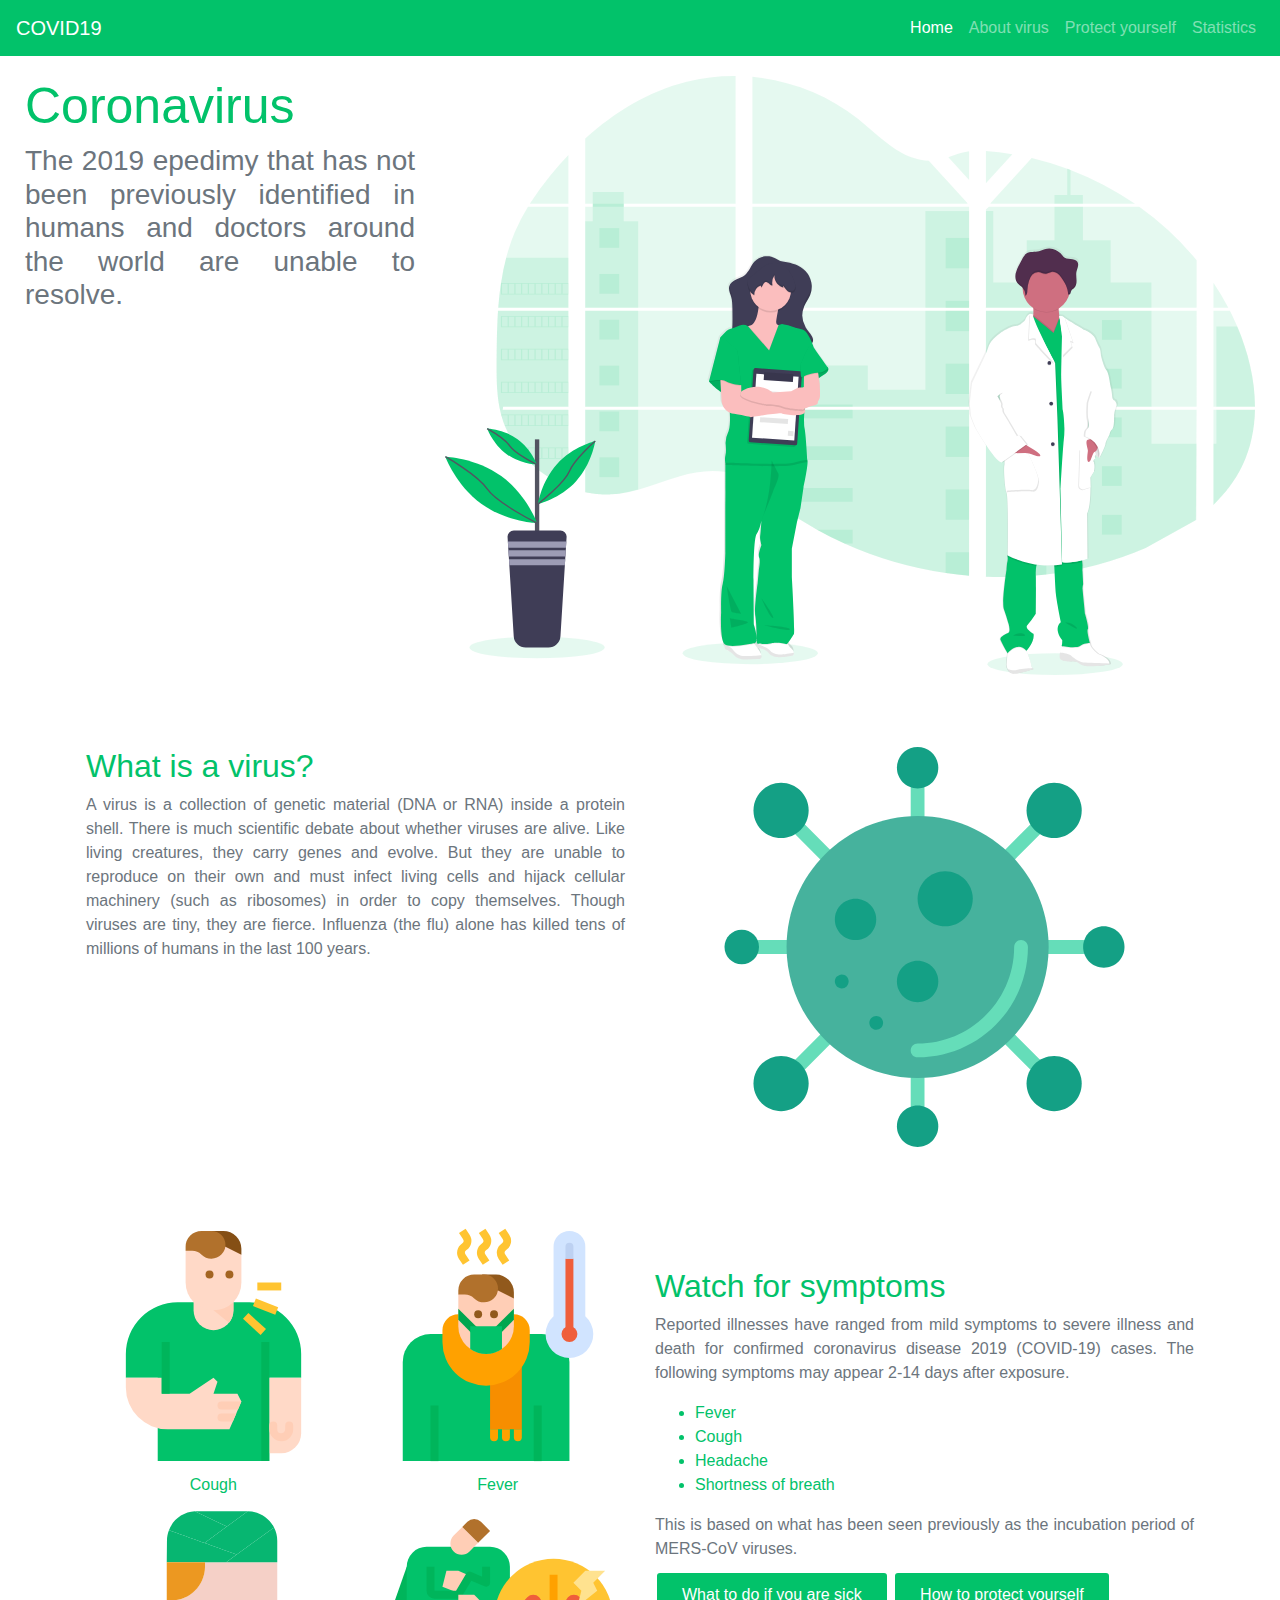
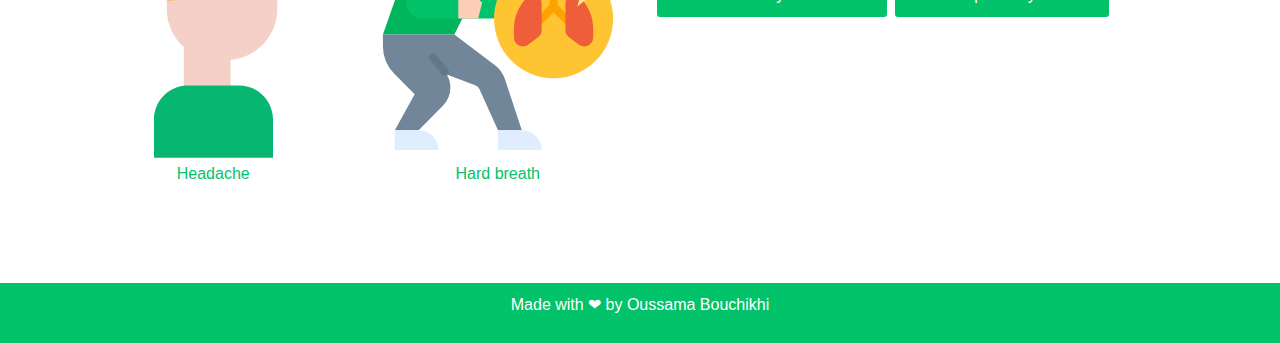
<file: index.html>
<!DOCTYPE html>
<html lang="en">
<head>
    <!-- Required meta tags -->
    <meta charset="utf-8">
    <meta name="viewport" content="width=device-width, initial-scale=1, shrink-to-fit=no">

    <!-- Bootstrap CSS -->
    <link rel="stylesheet" href="https://maxcdn.bootstrapcdn.com/bootstrap/4.0.0/css/bootstrap.min.css" integrity="sha384-Gn5384xqQ1aoWXA+058RXPxPg6fy4IWvTNh0E263XmFcJlSAwiGgFAW/dAiS6JXm" crossorigin="anonymous">
    <link rel="stylesheet" href="./css/style.css">
    <title>COVID19</title>
</head>
<body>
    <!-- Navbar -->
    <nav class="navbar navbar-expand-lg navbar-dark">
        <a class="navbar-brand" href="#">COVID19</a>
        <button class="navbar-toggler" type="button" data-toggle="collapse" data-target="#navbarSupportedContent" aria-controls="navbarSupportedContent" aria-expanded="false" aria-label="Toggle navigation">
          <span class="navbar-toggler-icon"></span>
        </button>
      
        <div class="collapse navbar-collapse" id="navbarSupportedContent">
          <ul class="navbar-nav ml-auto">
            <li class="nav-item active">
              <a class="nav-link" href="#">Home <span class="sr-only">(current)</span></a>
            </li>
            <li class="nav-item">
                <a class="nav-link" href="about.html">About virus</a>
            </li>
            <li class="nav-item">
                <a class="nav-link" href="protect-yourself.html">Protect yourself</a>
            </li>
            <li class="nav-item">
                <a class="nav-link" href="statistics.html">Statistics</a>
            </li>
          </ul>
        </div>
    </nav>
    <!-- Navbar -->

    <!-- Banner -->
    <section class="mb-3" id="banner">
        <div class="container-fluid">
            <div class="row">
                <div class="col-md-4">
                    <h1>Coronavirus</h1>
                    <h3 class="text-justify text-muted">The 2019 epedimy that has not been previously identified in humans 
                        and doctors around the world are unable to resolve.</h3>
                </div>
                <div class="col-md-8">
                    <img src="./assets/undraw_doctors_hwty.svg" width="100%" height="100%" alt="banner">
                </div>
            </div>
        </div>
    </section>
    <!-- Banner -->

    <!-- Virus definition -->
    <section id="about">
        <div class="container p-3">
            <div class="row">
                <div class="col-md-6">
                <h2 class="primary-color">What is a virus?</h2>
                <p class="text-justify text-muted">
                    A virus is a collection of genetic material 
                    (DNA or RNA) inside a protein shell. There is 
                    much scientific debate about whether viruses 
                    are alive. Like living creatures, they carry 
                    genes and evolve. But they are unable to 
                    reproduce on their own and must infect living 
                    cells and hijack cellular machinery 
                    (such as ribosomes) in order to copy themselves.
                    Though viruses are tiny, they are fierce. Influenza (the flu) alone has killed tens of millions of humans in the last 100 years.
                </p>
                </div>
                <div class="col-md-6" style="width: 400px; height: 400px;">
                <img src="./assets/bacteria.svg" style="width: 100%; height: 100%;" alt="virus">
                </div>
            </div>
        </div>
    </section>
    <!-- Virus definition -->

    <!-- Symptomes -->
    <section id="symptomes">
        <div class="container p-3">
            <div class="row">
                <div class="col-md-6 align-items-center" style="width: 400px; height: 400px;">
                    <div class="row align-items-center">
                        <div class="col" >
                                <img class="align-self-center" src="./assets/cough.svg" style="width: 100%; height: 100%;" alt="cough">
                                <p class="primary-color text-center">Cough</p>
                        </div>
                        <div class="col align-self-center" >
                            <img src="./assets/fever.svg" style="width: 100%; height: 100%;" alt="fever">
                            <p class="primary-color text-center">Fever</p>
                        </div>
                        <div class="w-100"></div>
                        <div class="col" >
                            <img src="./assets/patient.svg" style="width: 100%; height: 100%;" alt="headache">
                            <p class="primary-color text-center">Headache</p>
                        </div>
                        <div class="col" >
                            <img src="./assets/lung.svg" style="width: 100%; height: 100%;" alt="lung">
                            <p class="primary-color text-center">Hard breath</p>
                        </div>
                    </div>
                </div>
                <div class="col-md-6 mt-5">
                    <h2 class="primary-color">Watch for symptoms</h2>
                    <p class="text-justify text-muted">
                        Reported illnesses have ranged from mild symptoms to severe illness and death for confirmed coronavirus disease 2019 (COVID-19) cases.
                        The following symptoms may appear 2-14 days after exposure.</p>
                        <ul>
                            <li>Fever</li>
                            <li>Cough</li>
                            <li>Headache</li>
                            <li>Shortness of breath</li>
                        </ul>
                    <p class="text-justify text-muted">    
                        This is based on what has been seen previously as the incubation period of MERS-CoV viruses.
                    </p>
                    <a class="button" href="sick.html">What to do if you are sick</a>
                    <a class="button" href="protect-yourself.html">How to protect yourself </a>
                </div>
            </div>
        </div>
    </section>
    <!-- Symptomes -->

    <!-- Footer -->
    <div id="footer">
        <div class="container">
            <p class="text-center">Made with ❤ by Oussama Bouchikhi</p>
        </div>
    </div>
    <!-- Footer -->


    <script src="https://code.jquery.com/jquery-3.2.1.slim.min.js" integrity="sha384-KJ3o2DKtIkvYIK3UENzmM7KCkRr/rE9/Qpg6aAZGJwFDMVNA/GpGFF93hXpG5KkN" crossorigin="anonymous"></script>
<script src="https://cdnjs.cloudflare.com/ajax/libs/popper.js/1.12.9/umd/popper.min.js" integrity="sha384-ApNbgh9B+Y1QKtv3Rn7W3mgPxhU9K/ScQsAP7hUibX39j7fakFPskvXusvfa0b4Q" crossorigin="anonymous"></script>
<script src="https://maxcdn.bootstrapcdn.com/bootstrap/4.0.0/js/bootstrap.min.js" integrity="sha384-JZR6Spejh4U02d8jOt6vLEHfe/JQGiRRSQQxSfFWpi1MquVdAyjUar5+76PVCmYl" crossorigin="anonymous"></script>
</body>
</html>
</file>
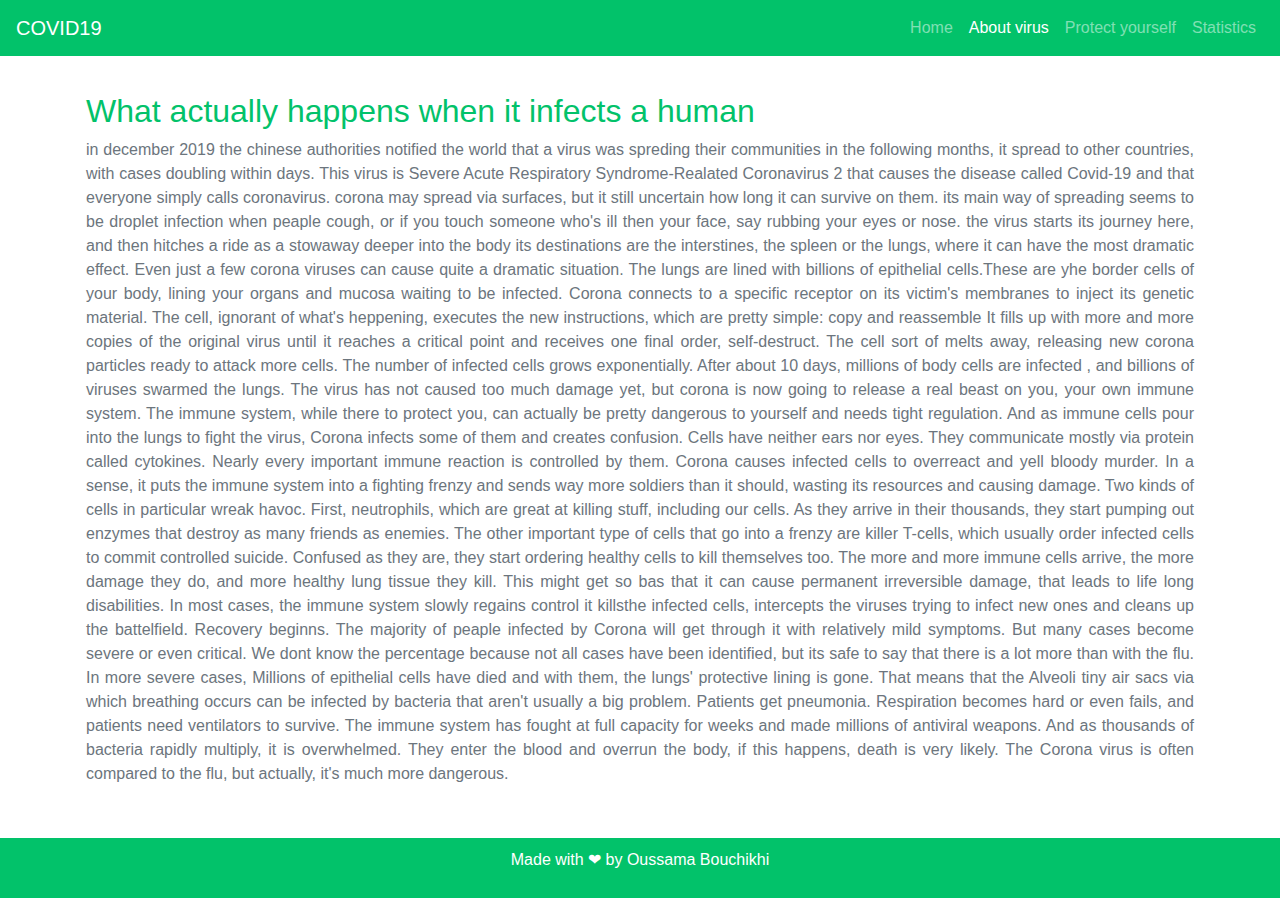
<file: about.html>
<!DOCTYPE html>
<html lang="en">
<head>
    <!-- Required meta tags -->
    <meta charset="utf-8">
    <meta name="viewport" content="width=device-width, initial-scale=1, shrink-to-fit=no">

    <!-- Bootstrap CSS -->
    <link rel="stylesheet" href="https://maxcdn.bootstrapcdn.com/bootstrap/4.0.0/css/bootstrap.min.css" integrity="sha384-Gn5384xqQ1aoWXA+058RXPxPg6fy4IWvTNh0E263XmFcJlSAwiGgFAW/dAiS6JXm" crossorigin="anonymous">
    <link rel="stylesheet" href="./css/style.css">
    <title>COVID19</title>
</head>
<body>
    <!-- Navbar -->
    <nav class="navbar navbar-expand-lg navbar-dark">
        <a class="navbar-brand" href="index.html">COVID19</a>
        <button class="navbar-toggler" type="button" data-toggle="collapse" data-target="#navbarSupportedContent" aria-controls="navbarSupportedContent" aria-expanded="false" aria-label="Toggle navigation">
          <span class="navbar-toggler-icon"></span>
        </button>
      
        <div class="collapse navbar-collapse" id="navbarSupportedContent">
          <ul class="navbar-nav ml-auto">
              <li class="nav-item">
                  <a class="nav-link" href="index.html">Home</a>
              </li>
              <li class="nav-item active">
                <a class="nav-link" href="#">About virus<span class="sr-only">(current)</span></a>
              </li>
              <li class="nav-item">
                  <a class="nav-link" href="protect-yourself.html">Protect yourself</a>
              </li>
              <li class="nav-item">
                  <a class="nav-link" href="statistics.html">Statistics</a>
              </li>
          </ul>
        </div>
    </nav>
    <!-- Navbar -->

    <!-- About -->
    <section id="about">
        <div class="container p-3">
            <div class="row">
                <div class="col-md-12">
                <h2 class="primary-color">What actually happens when it infects a human</h2>
                <p class="text-justify text-muted">
                    in december 2019 the chinese authorities notified the world that a virus was spreding their communities
                    in the following months, it spread to other countries, with cases doubling within days.


                    This virus is Severe Acute Respiratory Syndrome-Realated Coronavirus 2 that causes the 
                    disease called Covid-19 and that everyone simply calls coronavirus.


                    corona may spread via surfaces, but it still uncertain how long it can survive on them.
                    its main way of spreading seems to be droplet infection when peaple cough, or if you
                    touch someone who's ill then your face, say rubbing your eyes or nose.
                    the virus starts its journey here, and then hitches a ride as a stowaway deeper into the body
                    its destinations are the interstines, the spleen or the lungs, where it can have the
                    most dramatic effect.
                    Even just a few corona viruses can cause quite a dramatic situation.
                    The lungs are lined with billions of epithelial cells.These are yhe border cells of your
                    body, lining your organs and mucosa waiting to be infected.
                    Corona connects to a specific receptor on its victim's membranes to inject its genetic material.
                    The cell, ignorant of what's heppening, executes the new instructions, which are pretty 
                    simple: copy and reassemble It fills up with more and more copies of the original virus
                    until it reaches a critical point and receives one final order, self-destruct.
                    The cell sort of melts away, releasing new corona particles ready to attack more cells.
                    The number of infected cells grows exponentially. After about 10 days, millions 
                    of body cells are infected , and billions of viruses swarmed the lungs.
                    The virus has not caused too much damage yet, but corona is now going to release
                    a real beast on you, your own immune system. The immune system, while there to protect
                    you, can actually be pretty dangerous to yourself and needs tight regulation. And as 
                    immune cells pour into the lungs to fight the virus, Corona infects some of them
                    and creates confusion. Cells have neither ears nor eyes. They communicate mostly 
                    via protein called cytokines. Nearly every important immune reaction is controlled by them.
                    Corona causes infected cells to overreact and yell bloody murder. In a sense, it puts the 
                    immune system into a fighting frenzy and sends way more soldiers than it should, wasting
                    its resources and causing damage. Two kinds of cells in particular wreak havoc. 
                    First, neutrophils, which are great at killing stuff, including our cells. As they arrive 
                    in their thousands, they start pumping out enzymes that destroy as many friends as enemies.
                    The other important type of cells that go into a frenzy are killer T-cells, which usually
                    order infected cells to commit controlled suicide. Confused as they are, they start ordering
                    healthy cells to kill themselves too. The more and more immune cells arrive, the more 
                    damage they do, and more healthy lung tissue they kill. This might get so bas that it can
                    cause permanent irreversible damage, that leads to life long disabilities. In most cases, 
                    the immune system slowly regains control it killsthe infected cells, intercepts the viruses 
                    trying to infect new ones and cleans up the battelfield. Recovery beginns. The majority
                    of peaple infected by Corona will get through it with relatively mild symptoms. But many 
                    cases become severe or even critical. We dont know the percentage because not all cases
                    have been identified, but its safe to say that there is a lot more than with the flu. In more
                    severe cases, Millions of epithelial cells have died and with them, the lungs' protective
                    lining is gone. That means that the Alveoli tiny air sacs via which breathing occurs 
                    can be infected by bacteria that aren't usually a big problem. Patients get pneumonia.
                    Respiration becomes hard or even fails, and patients need ventilators to survive.
                    The immune system has fought at full capacity for weeks and made millions of antiviral
                    weapons. And as thousands of bacteria rapidly multiply, it is overwhelmed. They enter 
                    the blood and overrun the body, if this happens, death is very likely.
                    The Corona virus is often compared to the flu, but actually, it's much more dangerous.
                </p>
                </div>
            </div>
        </div>
    </section>
    <!-- About -->

    <!-- Footer -->
    <div id="footer">
        <div class="container">
            <p class="text-center">Made with ❤ by Oussama Bouchikhi</p>
        </div>
    </div>
    <!-- Footer -->


    <script src="https://code.jquery.com/jquery-3.2.1.slim.min.js" integrity="sha384-KJ3o2DKtIkvYIK3UENzmM7KCkRr/rE9/Qpg6aAZGJwFDMVNA/GpGFF93hXpG5KkN" crossorigin="anonymous"></script>
<script src="https://cdnjs.cloudflare.com/ajax/libs/popper.js/1.12.9/umd/popper.min.js" integrity="sha384-ApNbgh9B+Y1QKtv3Rn7W3mgPxhU9K/ScQsAP7hUibX39j7fakFPskvXusvfa0b4Q" crossorigin="anonymous"></script>
<script src="https://maxcdn.bootstrapcdn.com/bootstrap/4.0.0/js/bootstrap.min.js" integrity="sha384-JZR6Spejh4U02d8jOt6vLEHfe/JQGiRRSQQxSfFWpi1MquVdAyjUar5+76PVCmYl" crossorigin="anonymous"></script>
</body>
</html>
</file>
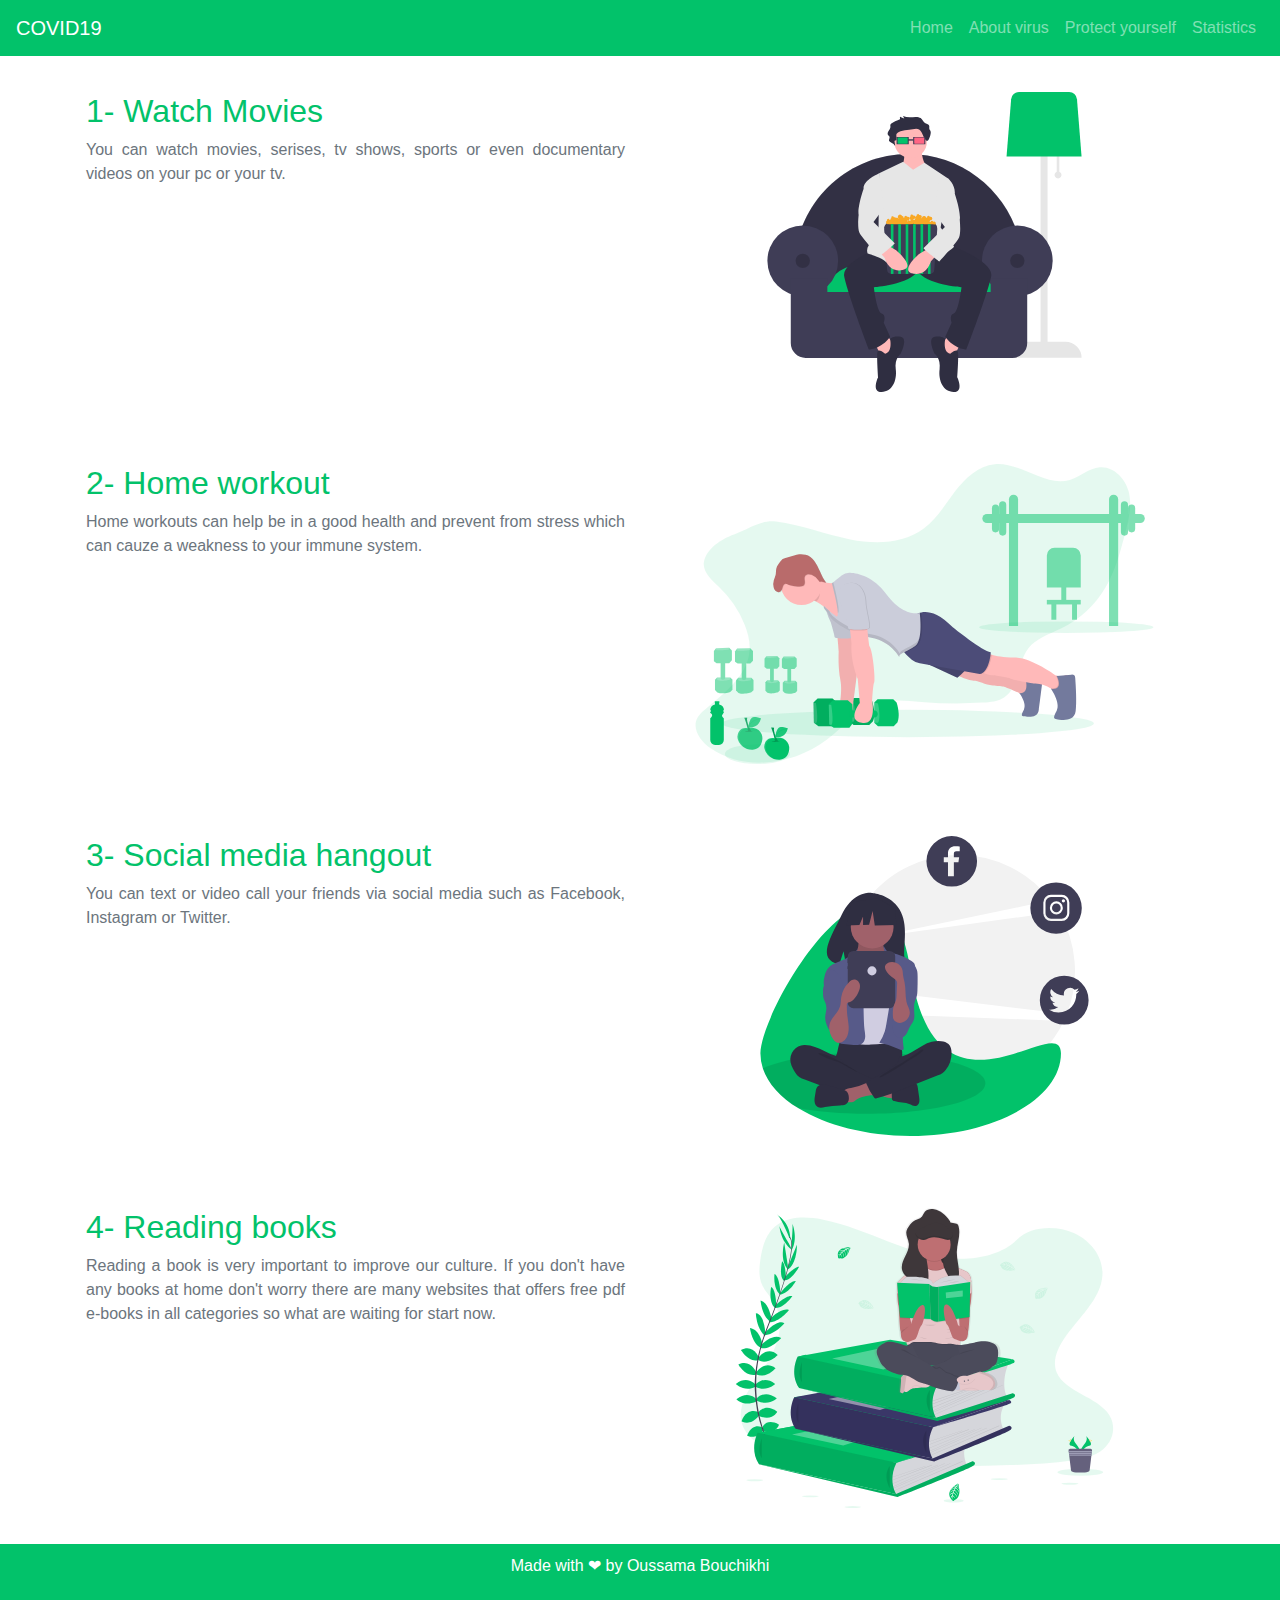
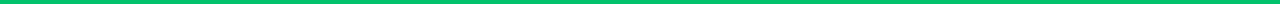
<file: at-home.html>
<!DOCTYPE html>
<html lang="en">
<head>
    <!-- Required meta tags -->
    <meta charset="utf-8">
    <meta name="viewport" content="width=device-width, initial-scale=1, shrink-to-fit=no">

    <!-- Bootstrap CSS -->
    <link rel="stylesheet" href="https://maxcdn.bootstrapcdn.com/bootstrap/4.0.0/css/bootstrap.min.css" integrity="sha384-Gn5384xqQ1aoWXA+058RXPxPg6fy4IWvTNh0E263XmFcJlSAwiGgFAW/dAiS6JXm" crossorigin="anonymous">
    <link rel="stylesheet" href="./css/style.css">
    <title>COVID19</title>
</head>
<body>
    <!-- Navbar -->
    <nav class="navbar navbar-expand-lg navbar-dark">
        <a class="navbar-brand" href="index.html">COVID19</a>
        <button class="navbar-toggler" type="button" data-toggle="collapse" data-target="#navbarSupportedContent" aria-controls="navbarSupportedContent" aria-expanded="false" aria-label="Toggle navigation">
          <span class="navbar-toggler-icon"></span>
        </button>
      
        <div class="collapse navbar-collapse" id="navbarSupportedContent">
          <ul class="navbar-nav ml-auto">
            <li class="nav-item">
                <a class="nav-link" href="index.html">Home</a>
            </li>
            <li class="nav-item">
              <a class="nav-link" href="about.html">About virus</a>
            </li>
            <li class="nav-item">
                <a class="nav-link" href="protect-yourself.html">Protect yourself<span class="sr-only">(current)</span></a>
            </li>
            <li class="nav-item">
                <a class="nav-link" href="statistics.html">Statistics</a>
            </li>
          </ul>
        </div>
    </nav>
    <!-- Navbar -->

     <!-- 1- Watch Movies -->
     <section>
        <div class="container p-3">
            <div class="row">
                <div class="col-md-6">
                <h2 class="primary-color">1- Watch Movies</h2>
                <p class="text-justify text-muted">
                    You can watch movies, serises, tv shows, sports or
                    even documentary videos on your pc or your tv.
                </p>
                </div>
                <div class="col-md-6" style="width: 300px; height: 300px;">
                    <img src="./assets/undraw_home_cinema_l7yl.svg" style="width: 100%; height: 100%;" alt="virus">
                </div>
            </div>
        </div>
    </section>
    <!-- 1- Watch Movies -->

    <!-- 2- Home workout -->
    <section>
        <div class="container p-3">
            <div class="row">
                <div class="col-md-6">
                <h2 class="primary-color">2- Home workout</h2>
                    <p class="text-justify text-muted">
                        Home workouts can help be in a good health
                        and prevent from stress which can cauze a 
                        weakness to your immune system.
                    </p>
                </div>
                <div class="col-md-6" style="width: 300px; height: 300px;">
                    <img src="./assets/undraw_healthy_habit_bh5w.svg" style="width: 100%; height: 100%;" alt="virus">
                </div>
            </div>
        </div>
    </section>
    <!-- 2- Home workout -->

    <!-- 3- Social media hangout -->
    <section>
        <div class="container p-3">
            <div class="row">
                <div class="col-md-6">
                <h2 class="primary-color">3- Social media hangout</h2>
                    <p class="text-justify text-muted">
                        You can text or video call your friends via social media
                        such as Facebook, Instagram or Twitter. 
                    </p>
                </div>
                <div class="col-md-6" style="width: 300px; height: 300px;">
                    <img src="./assets/undraw_social_girl_562b.svg" style="width: 100%; height: 100%;" alt="virus">
                </div>
            </div>
        </div>
    </section>
    <!-- 3- Social media hangout -->

    <!-- 4- Reading books -->
    <section>
        <div class="container p-3">
            <div class="row">
                <div class="col-md-6">
                <h2 class="primary-color">4- Reading books</h2>
                    <p class="text-justify text-muted">
                        Reading a book is very important to improve 
                        our culture. If you don't have any books at
                        home don't worry there are many websites
                        that offers free pdf e-books in all categories
                        so what are waiting for start now.
                    </p>
                </div>
                <div class="col-md-6" style="width: 300px; height: 300px;">
                    <img src="./assets/undraw_book_lover_mkck.svg
                    " style="width: 100%; height: 100%;" alt="virus">
                </div>
            </div>
        </div>
    </section>
    <!-- 4- Reading books -->

    <!-- Footer -->
    <div id="footer">
        <div class="container">
            <p class="text-center">Made with ❤ by Oussama Bouchikhi</p>
        </div>
    </div>
    <!-- Footer -->



    <script src="https://code.jquery.com/jquery-3.2.1.slim.min.js" integrity="sha384-KJ3o2DKtIkvYIK3UENzmM7KCkRr/rE9/Qpg6aAZGJwFDMVNA/GpGFF93hXpG5KkN" crossorigin="anonymous"></script>
<script src="https://cdnjs.cloudflare.com/ajax/libs/popper.js/1.12.9/umd/popper.min.js" integrity="sha384-ApNbgh9B+Y1QKtv3Rn7W3mgPxhU9K/ScQsAP7hUibX39j7fakFPskvXusvfa0b4Q" crossorigin="anonymous"></script>
<script src="https://maxcdn.bootstrapcdn.com/bootstrap/4.0.0/js/bootstrap.min.js" integrity="sha384-JZR6Spejh4U02d8jOt6vLEHfe/JQGiRRSQQxSfFWpi1MquVdAyjUar5+76PVCmYl" crossorigin="anonymous"></script>
</body>
</html>
</file>
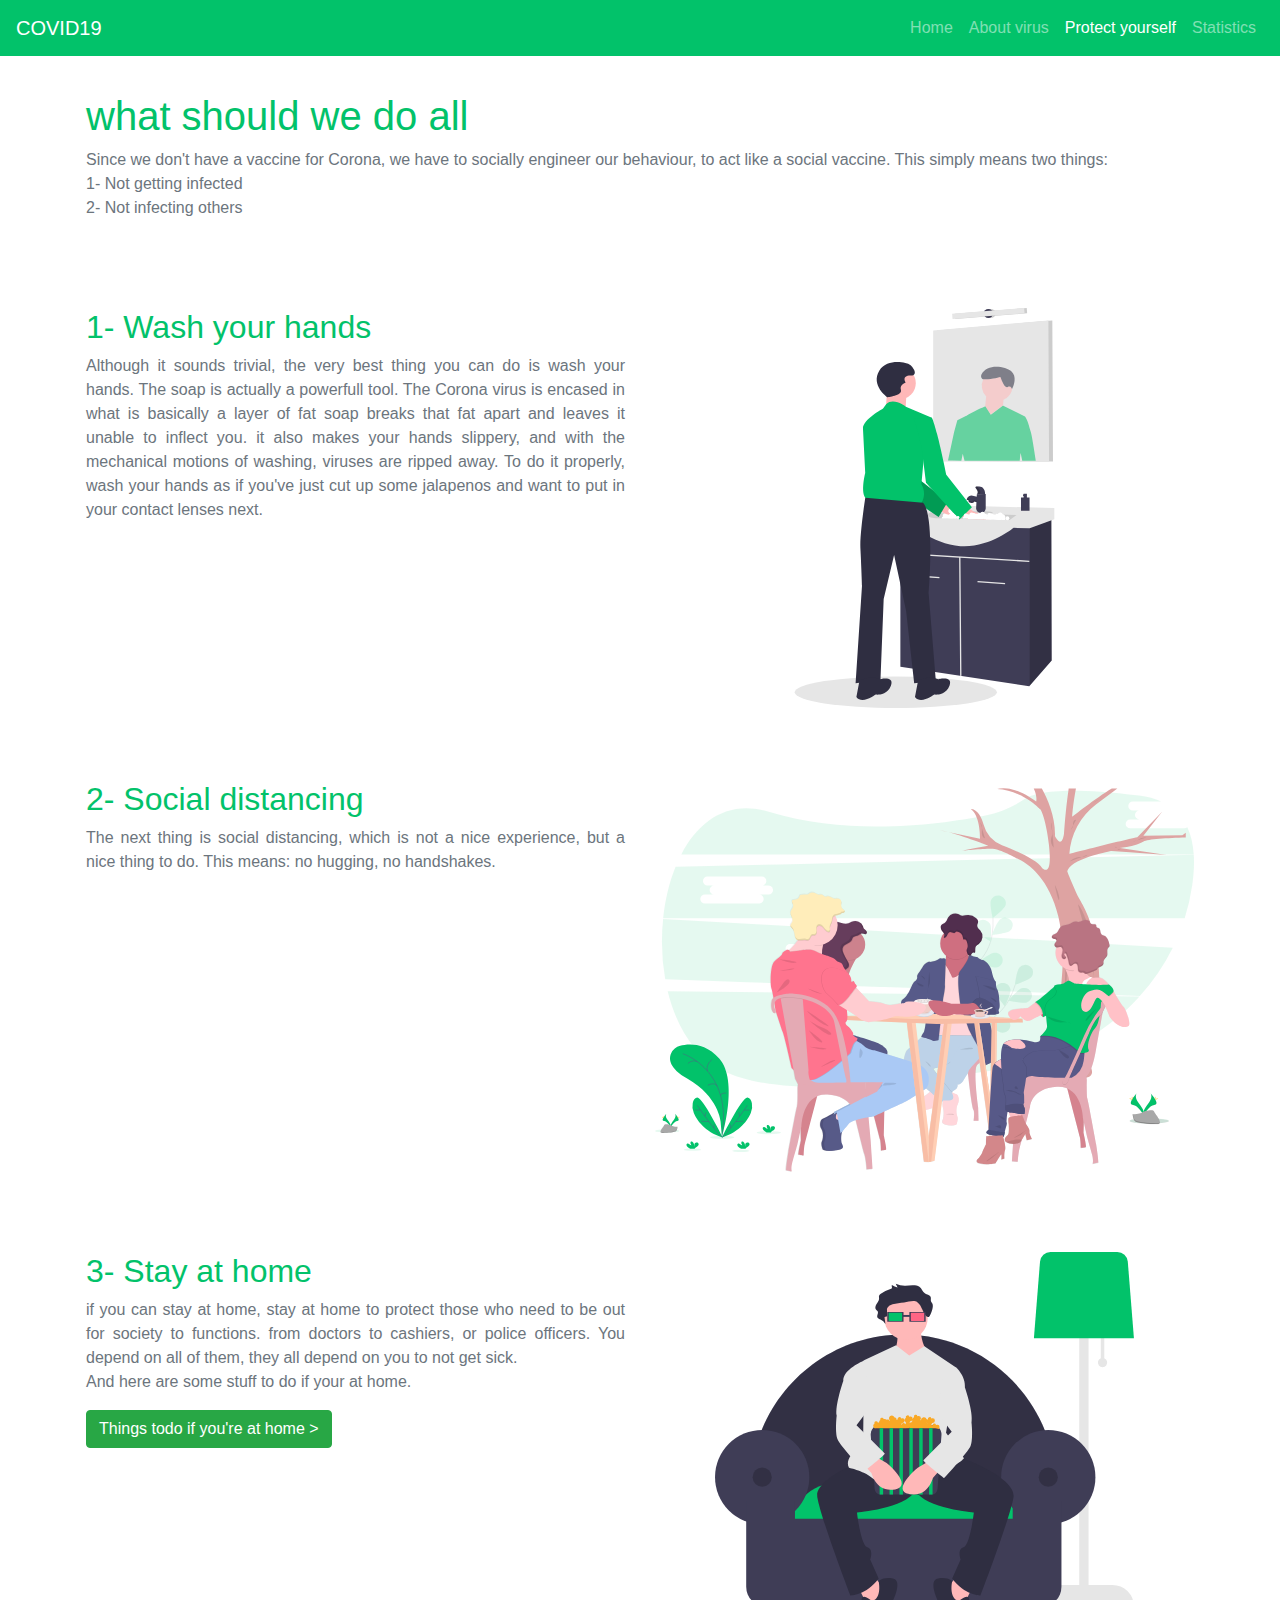
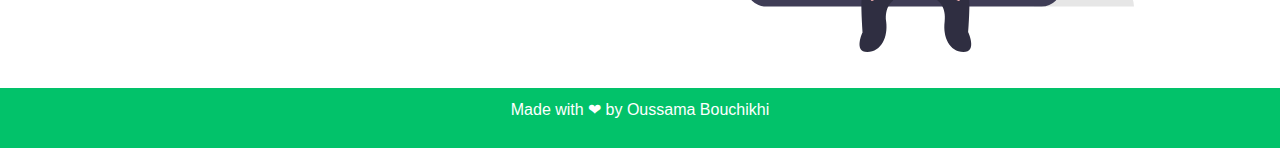
<file: protect-yourself.html>
<!DOCTYPE html>
<html lang="en">
<head>
    <!-- Required meta tags -->
    <meta charset="utf-8">
    <meta name="viewport" content="width=device-width, initial-scale=1, shrink-to-fit=no">

    <!-- Bootstrap CSS -->
    <link rel="stylesheet" href="https://maxcdn.bootstrapcdn.com/bootstrap/4.0.0/css/bootstrap.min.css" integrity="sha384-Gn5384xqQ1aoWXA+058RXPxPg6fy4IWvTNh0E263XmFcJlSAwiGgFAW/dAiS6JXm" crossorigin="anonymous">
    <link rel="stylesheet" href="./css/style.css">
    <title>COVID19</title>
</head>
<body>
    <!-- Navbar -->
    <nav class="navbar navbar-expand-lg navbar-dark">
        <a class="navbar-brand" href="index.html">COVID19</a>
        <button class="navbar-toggler" type="button" data-toggle="collapse" data-target="#navbarSupportedContent" aria-controls="navbarSupportedContent" aria-expanded="false" aria-label="Toggle navigation">
          <span class="navbar-toggler-icon"></span>
        </button>
      
        <div class="collapse navbar-collapse" id="navbarSupportedContent">
          <ul class="navbar-nav ml-auto">
            <li class="nav-item">
                <a class="nav-link" href="index.html">Home</a>
            </li>
            <li class="nav-item">
              <a class="nav-link" href="about.html">About virus</a>
            </li>
            <li class="nav-item active">
                <a class="nav-link" href="#">Protect yourself<span class="sr-only">(current)</span></a>
            </li>
            <li class="nav-item">
                <a class="nav-link" href="statistics.html">Statistics</a>
            </li>
          </ul>
        </div>
    </nav>
    <!-- Navbar -->

    <!-- section 1 -->
    <section >  
        <div class="container p-3">
            <div class="row">
                <div class="col-md-12">
                <h1 class="primary-color">what should we do all</h1>
                <p class="text-justify text-muted">
                    Since we don't have a vaccine for Corona, we have to socially engineer our behaviour, 
                    to act like a social vaccine. This simply means two things:<br>
                    1- Not getting infected<br>
                    2- Not infecting others<br>
                </p>
                </div>
            </div>
        </div>
    </section>
    <!-- section 1 -->

     <!-- section 2 -->
     <section >
        <div class="container p-3">
            <div class="row">
                <div class="col-md-6">
                <h2 class="primary-color">1- Wash your hands</h2>
                <p class="text-justify text-muted">
                    Although it sounds trivial, the very best thing you can do is wash your hands. The soap
                    is actually a powerfull tool. The Corona virus is encased in what is basically a layer of fat
                    soap breaks that fat apart and leaves it unable to inflect you. it also makes your hands
                    slippery, and with the mechanical motions of washing, viruses are ripped away.
                    To do it properly, wash your hands as if you've just cut up some jalapenos and want to put
                    in your contact lenses next.
                </p>
                </div>
                <div class="col-md-6" style="width: 400px; height: 400px;">
                    <img src="./assets/undraw_wash_hands_nwl2.svg" style="width: 100%; height: 100%;" alt="virus">
                </div>
            </div>
        </div>
    </section>
    <!-- section 2 -->

    <!-- section 3-->
    <section >
        <div class="container p-3">
            <div class="row">
                <div class="col-md-6">
                <h2 class="primary-color">2- Social distancing</h2>
                    <p class="text-justify text-muted">
                        The next thing is social distancing, which is not a nice experience, but a nice thing to do.
                        This means: no hugging, no handshakes.
                    </p>
                </div>
                <div class="col-md-6" style="width: 400px; height: 400px;">
                    <img src="./assets/undraw_hang_out_h9ud.svg" style="width: 100%; height: 100%;" alt="virus">
                </div>
            </div>
        </div>
    </section>
    <!-- section 3 -->

    <!-- section 4 -->
    <section >
        <div class="container p-3">
            <div class="row">
                <div class="col-md-6">
                <h2 class="primary-color">3- Stay at home</h2>
                    <p class="text-justify text-muted">
                        if you can stay at home, stay at home to protect those who need to be out for society to 
                        functions. from doctors to cashiers, or police officers. You depend on all of them, they all
                        depend on you to not get sick.<br>
                        And here are some stuff to do if your at home.
                    </p>
                    <a class="btn btn-success" href="at-home.html">Things todo if you're at home > </a>
                </div>
                <div class="col-md-6" style="width: 400px; height: 400px;">
                    <img src="./assets/undraw_home_cinema_l7yl.svg" style="width: 100%; height: 100%;" alt="virus">
                </div>
            </div>
        </div>
    </section>
    <!-- section 4 -->

    <!-- Footer -->
    <div id="footer">
        <div class="container">
            <p class="text-center">Made with ❤ by Oussama Bouchikhi</p>
        </div>
    </div>
    <!-- Footer -->



    <script src="https://code.jquery.com/jquery-3.2.1.slim.min.js" integrity="sha384-KJ3o2DKtIkvYIK3UENzmM7KCkRr/rE9/Qpg6aAZGJwFDMVNA/GpGFF93hXpG5KkN" crossorigin="anonymous"></script>
<script src="https://cdnjs.cloudflare.com/ajax/libs/popper.js/1.12.9/umd/popper.min.js" integrity="sha384-ApNbgh9B+Y1QKtv3Rn7W3mgPxhU9K/ScQsAP7hUibX39j7fakFPskvXusvfa0b4Q" crossorigin="anonymous"></script>
<script src="https://maxcdn.bootstrapcdn.com/bootstrap/4.0.0/js/bootstrap.min.js" integrity="sha384-JZR6Spejh4U02d8jOt6vLEHfe/JQGiRRSQQxSfFWpi1MquVdAyjUar5+76PVCmYl" crossorigin="anonymous"></script>
</body>
</html>
</file>
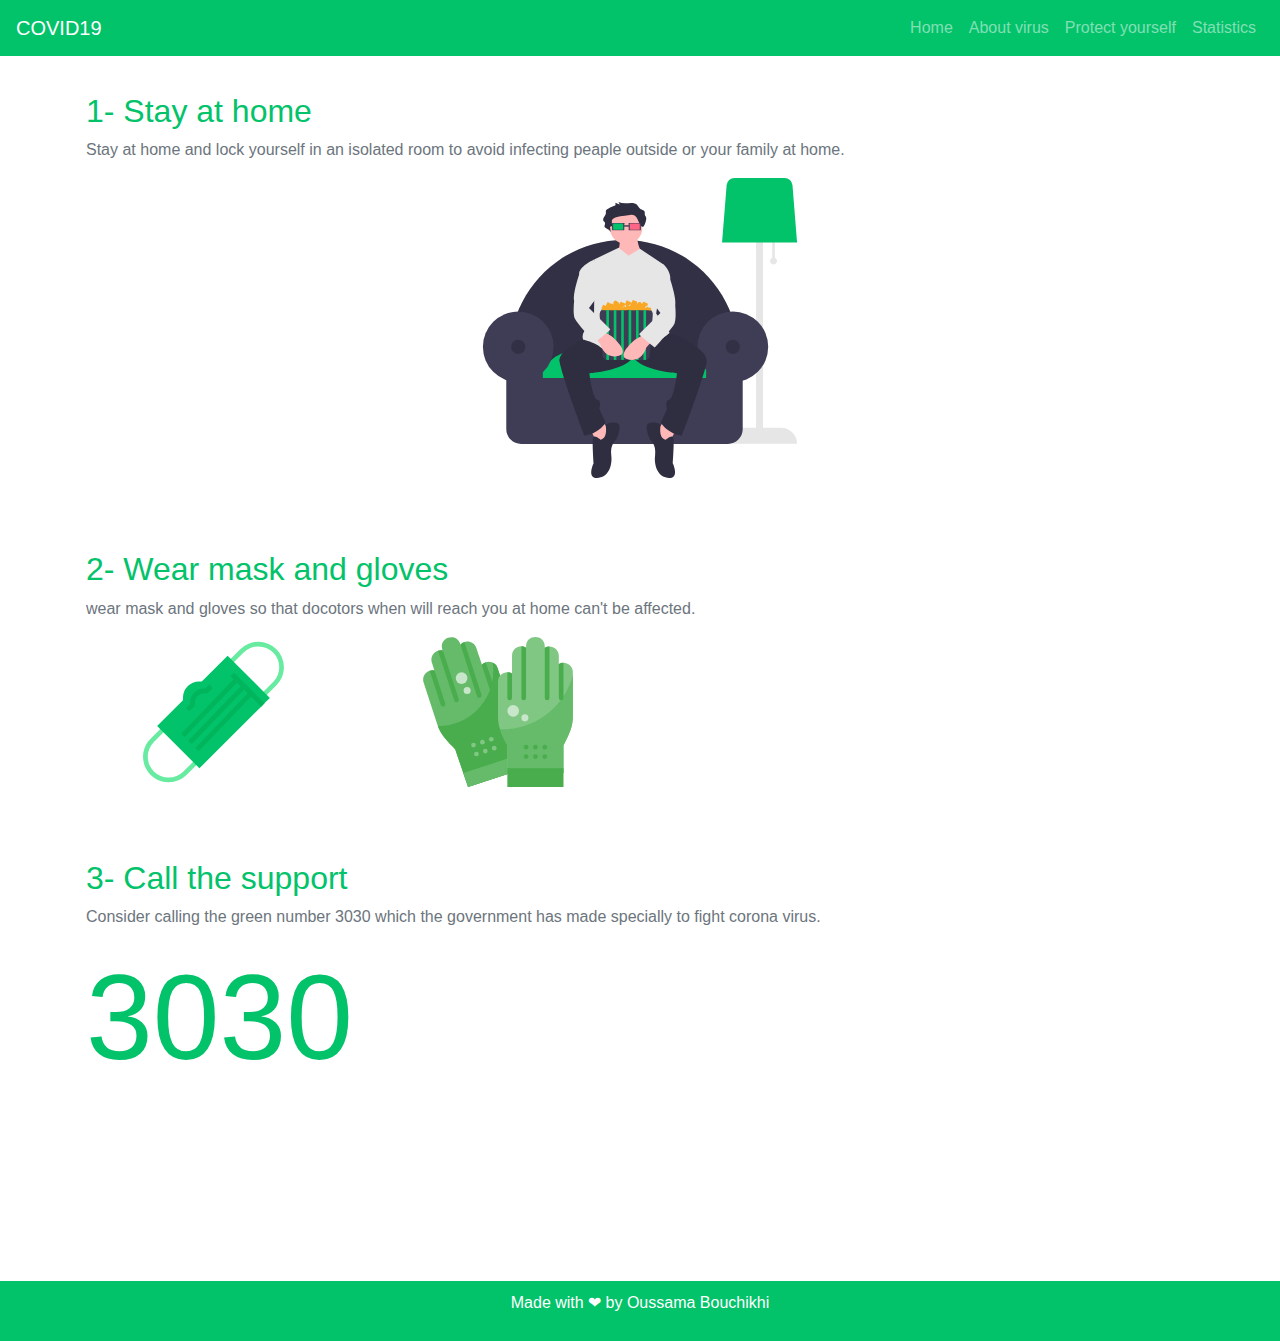
<file: sick.html>
<!DOCTYPE html>
<html lang="en">
<head>
    <!-- Required meta tags -->
    <meta charset="utf-8">
    <meta name="viewport" content="width=device-width, initial-scale=1, shrink-to-fit=no">

    <!-- Bootstrap CSS -->
    <link rel="stylesheet" href="https://maxcdn.bootstrapcdn.com/bootstrap/4.0.0/css/bootstrap.min.css" integrity="sha384-Gn5384xqQ1aoWXA+058RXPxPg6fy4IWvTNh0E263XmFcJlSAwiGgFAW/dAiS6JXm" crossorigin="anonymous">
    <link rel="stylesheet" href="./css/style.css">
    <title>COVID19</title>
</head>
<body>
    <!-- Navbar -->
    <nav class="navbar navbar-expand-lg navbar-dark">
        <a class="navbar-brand" href="index.html">COVID19</a>
        <button class="navbar-toggler" type="button" data-toggle="collapse" data-target="#navbarSupportedContent" aria-controls="navbarSupportedContent" aria-expanded="false" aria-label="Toggle navigation">
          <span class="navbar-toggler-icon"></span>
        </button>
      
        <div class="collapse navbar-collapse" id="navbarSupportedContent">
          <ul class="navbar-nav ml-auto">
            <li class="nav-item">
                <a class="nav-link" href="index.html">Home</a>
            </li>
            <li class="nav-item">
              <a class="nav-link" href="about.html">About virus</a>
            </li>
            <li class="nav-item">
                <a class="nav-link" href="protect-yourself.html">Protect yourself<span class="sr-only">(current)</span></a>
            </li>
            <li class="nav-item">
                <a class="nav-link" href="statistics.html">Statistics</a>
            </li>
          </ul>
        </div>
    </nav>
    <!-- Navbar -->

     <!-- 1- Stay at home -->
     <section>
        <div class="container p-3">
            <div class="row">
                <div class="col-md-12">
                <h2 class="primary-color">1- Stay at home</h2>
                <p class="text-justify text-muted">
                    Stay at home and lock yourself in an isolated 
                    room to avoid infecting peaple outside or 
                    your family at home.
                </p>
                </div>
            </div>
            <div class="row">
                <div class="col-md-12" style="width: 300px; height: 300px;">
                    <img src="./assets/undraw_home_cinema_l7yl.svg" style="width: 100%; height: 100%;" alt="virus">
                </div>
            </div>
        </div>
    </section>
    <!-- 1- Stay at home -->

    <!-- 2- Wear mask and gloves -->
    <section>
        <div class="container p-3">
            <div class="row">
                <div class="col-md-12">
                <h2 class="primary-color">2- Wear mask and gloves</h2>
                    <p class="text-justify text-muted">
                        wear mask and gloves so that docotors when
                        will reach you at home can't be affected.
                    </p>
                </div>
            </div>
            <div class="row">
                <div class="col-md-3" style="width: 150px; height: 150px;">
                    <img src="./assets/mask.svg" style="width: 100%; height: 100%;" alt="virus">
                </div>
                <div class="col-md-3" style="width: 150px; height: 150px;">
                    <img src="./assets/gloves.svg" style="width: 100%; height: 100%;" alt="virus">
                </div>
            </div>
        </div>
    </section>
    <!-- 2- Wear mask and gloves -->

    <!-- 3- Call the support -->
    <section>
        <div class="container p-3">
            <div class="row">
                <div class="col-md-12">
                <h2 class="primary-color">3- Call the support</h2>
                    <p class="text-justify text-muted">
                        Consider calling the green number 3030
                        which the government has made specially
                        to fight corona virus. 
                    </p>
                </div>
            </div>
            <div class="row">
                <div class="col-md-12" style="width: 300px; height: 300px;">
                    <h1 class="green-num">3030</h1>
                </div>
            </div>
        </div>
    </section>
    <!-- 3- Call the support -->

    <!-- Footer -->
    <div id="footer">
        <div class="container">
            <p class="text-center">Made with ❤ by Oussama Bouchikhi</p>
        </div>
    </div>
    <!-- Footer -->

    <script src="https://code.jquery.com/jquery-3.2.1.slim.min.js" integrity="sha384-KJ3o2DKtIkvYIK3UENzmM7KCkRr/rE9/Qpg6aAZGJwFDMVNA/GpGFF93hXpG5KkN" crossorigin="anonymous"></script>
<script src="https://cdnjs.cloudflare.com/ajax/libs/popper.js/1.12.9/umd/popper.min.js" integrity="sha384-ApNbgh9B+Y1QKtv3Rn7W3mgPxhU9K/ScQsAP7hUibX39j7fakFPskvXusvfa0b4Q" crossorigin="anonymous"></script>
<script src="https://maxcdn.bootstrapcdn.com/bootstrap/4.0.0/js/bootstrap.min.js" integrity="sha384-JZR6Spejh4U02d8jOt6vLEHfe/JQGiRRSQQxSfFWpi1MquVdAyjUar5+76PVCmYl" crossorigin="anonymous"></script>
</body>
</html>
</file>
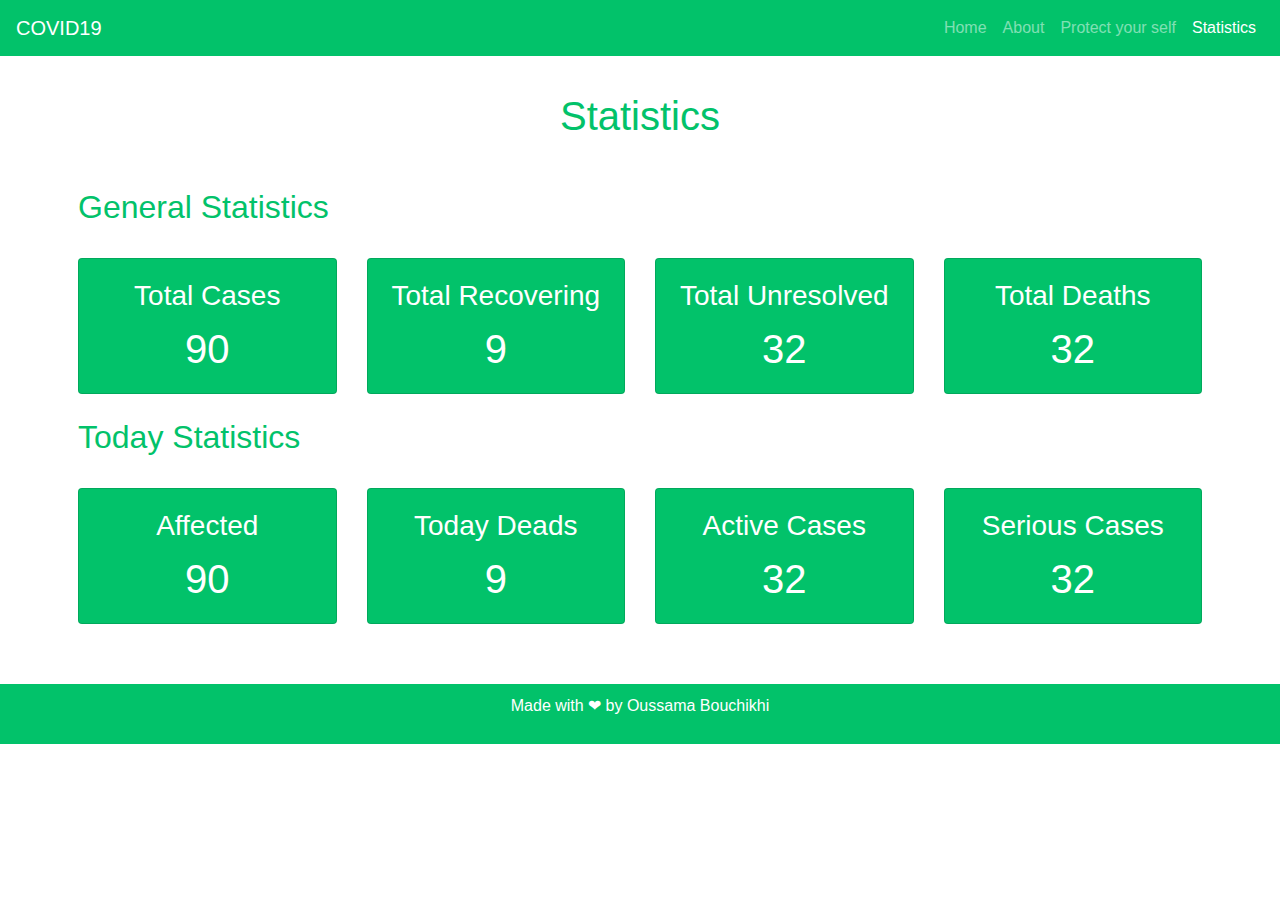
<file: statistics.html>
<!DOCTYPE html>
<html lang="en">
<head>
    <!-- Required meta tags -->
    <meta charset="utf-8">
    <meta name="viewport" content="width=device-width, initial-scale=1, shrink-to-fit=no">

    <!-- Bootstrap CSS -->
    <link rel="stylesheet" href="https://maxcdn.bootstrapcdn.com/bootstrap/4.0.0/css/bootstrap.min.css" integrity="sha384-Gn5384xqQ1aoWXA+058RXPxPg6fy4IWvTNh0E263XmFcJlSAwiGgFAW/dAiS6JXm" crossorigin="anonymous">
    <link rel="stylesheet" href="./css/style.css">
    <title>Statistics</title>
</head>
<body>

<!-- Navbar -->
<nav class="navbar navbar-expand-lg navbar-dark">
	<a class="navbar-brand" href="index.html">COVID19</a>
	<button class="navbar-toggler" type="button" data-toggle="collapse" data-target="#navbarSupportedContent" aria-controls="navbarSupportedContent" aria-expanded="false" aria-label="Toggle navigation">
	  <span class="navbar-toggler-icon"></span>
	</button>
  
	<div class="collapse navbar-collapse" id="navbarSupportedContent">
	  <ul class="navbar-nav ml-auto">
		<li class="nav-item">
		  <a class="nav-link" href="index.html">Home</a>
		</li>
		<li class="nav-item">
			<a class="nav-link" href="about.html">About</a>
		</li>
		<li class="nav-item">
			<a class="nav-link" href="protect-yourself.html">Protect your self</a>
		</li>
		<li class="nav-item active">
			<a class="nav-link" href="#">Statistics<span class="sr-only">(current)</span></a>
		</li>
	  </ul>

	</div>
</nav>
<!-- Navbar -->

	<!-- Cards -->
	<section id="stat-cards">
		<div class="container p-2 mt-2 mb-2">

			<h1 class="text-center mb-5">Statistics</h1>


			<h2>General Statistics</h2>
			<div class="row">
	
				<div class="col-md-3">
					<div  class="card text-white bg-success mt-4 mb-4">
					<div class="card-body text-center">
						<h5 class="card-title h3">Total Cases</h5>
						<p class="card-text h1" id="total_cases">90</p>
					</div>
					</div>
				</div>
	
				<div class="col-md-3">
					<div class="card mt-4 mb-4">
					<div class="card-body text-center">
						<h5 class="card-title h3">Total Recovering</h5>
						<p class="card-text h1" id="total_recovered">9</p>
					</div>
					</div>
				</div>
	
				<div class="col-md-3">
					<div  class="card mt-4 mb-4">
					<div class="card-body text-center">
						<h5 class="card-title h3">Total Unresolved</h5>
						<p class="card-text h1" id="total_unresolved">32</p>
					</div>
					</div>
				</div>

				<div class="col-md-3">
					<div  class="card mt-4 mb-4">
					<div class="card-body text-center">
						<h5 class="card-title h3">Total Deaths</h5>
						<p class="card-text h1" id="total_deaths">32</p>
					</div>
					</div>
				</div>
				
			</div>

			<h2>Today Statistics</h2>
			<div class="row">
	
				<div class="col-md-3">
					<div  class="card mt-4 mb-4">
						<div class="card-body text-center">
							<h5 class="card-title h3">Affected</h5>
							<p class="card-text h1" id="total_new_cases_today">90</p>
						</div>
					</div>
				</div>
	
				<div class="col-md-3">
					<div class="card mt-4 mb-4">
						<div class="card-body text-center">
							<h5 class="card-title h3">Today Deads</h5>
							<p class="card-text h1" id="total_new_deaths_today">9</p>
						</div>
					</div>
				</div>
	
				<div class="col-md-3">
					<div  class="card mt-4 mb-4">
						<div class="card-body text-center">
							<h5 class="card-title h3">Active Cases</h5>
							<p class="card-text h1" id="total_active_cases">32</p>
						</div>
					</div>
				</div>

				<div class="col-md-3">
					<div  class="card mt-4 mb-4">
						<div class="card-body text-center">
							<h5 class="card-title h3">Serious Cases</h5>
							<p class="card-text h1" id="total_serious_cases">32</p>
						</div>
					</div>
				</div>
				
			</div>
		</div>
	</section>
	<!-- Cards -->
	

	<!-- Footer -->
    <div id="footer">
        <div class="container">
            <p class="text-center">Made with ❤ by Oussama Bouchikhi</p>
        </div>
    </div>
    <!-- Footer -->

	<script src="https://code.jquery.com/jquery-3.2.1.slim.min.js" integrity="sha384-KJ3o2DKtIkvYIK3UENzmM7KCkRr/rE9/Qpg6aAZGJwFDMVNA/GpGFF93hXpG5KkN" crossorigin="anonymous"></script>
	<script src="https://maxcdn.bootstrapcdn.com/bootstrap/4.0.0/js/bootstrap.min.js" integrity="sha384-JZR6Spejh4U02d8jOt6vLEHfe/JQGiRRSQQxSfFWpi1MquVdAyjUar5+76PVCmYl" crossorigin="anonymous"></script>
	<script src="https://cdnjs.cloudflare.com/ajax/libs/popper.js/1.12.9/umd/popper.min.js" integrity="sha384-ApNbgh9B+Y1QKtv3Rn7W3mgPxhU9K/ScQsAP7hUibX39j7fakFPskvXusvfa0b4Q" crossorigin="anonymous"></script>
	<script src="./js/main.js"></script>
    
</body>
</html>
</file>
<file: css/style.css>
/* Global */
.primary-color {
    color: #02C26A;
}

section {
    height: auto;
    padding: 20px 10px;
    overflow: hidden;
}
/* Global */

/* Navbar */

/* Navbar */
nav {
    background-color: #02C26A !important;
}

nav .navbar-toggler{
    border-color: #FFF !important;
}

/* Navbar */

/* Banner */
@import url('https://fonts.googleapis.com/css?family=Dosis:800&display=swap');
section#banner h1 {

    color: #02C26A;
    font-size: 50px;
    font-family: 'Dosis', sans-serif;

}
/* Banner */

/* About */
section#about {

}
/* About */

/* Symptoms */
@media screen and (min-width: 480px) {
    section#symptomes {
        height: 700px;
    }
}


section#symptomes ul li{
    color: #02C26A;
}

section#symptomes p:last-of-type {
    margin-bottom: 10px;
}

section#symptomes .button {

    display: inline-block;
    background-color: #02C26A;
    color: #fff;
    padding: 10px 25px;
    outline: none;
    text-decoration: none;
    /* border: none; */
    border: 2px solid #fff;
    border-radius: 5px;
    transition: all .3s ease-in-out;
}

section#symptomes .button:hover {
    background-color: #fff;
    color: #02C26A;
    border: 2px solid #02C26A;
    cursor: pointer;
}
/* Symptoms */

/* Footer */
#footer {
    background-color: #02C26A;
    color: #fff;
    padding: 10px 20px;
}
/* Footer */

/***** sick page *****/

section .green-num {
    color: #02C26A;
    font-size: 120px;
    font-family: 'Dosis', sans-serif;
}


/***** statistics page *****/

@media screen and (min-width: 480px) {
    section#stat-cards {
        min-height: 509px;
    }
}
section#stat-cards div.card {
    background-color: #02C26A !important;
    color: #fff !important;
}

section#stat-cards h1,
section#stat-cards h2 
{
    color: #02C26A;
}
</file>
